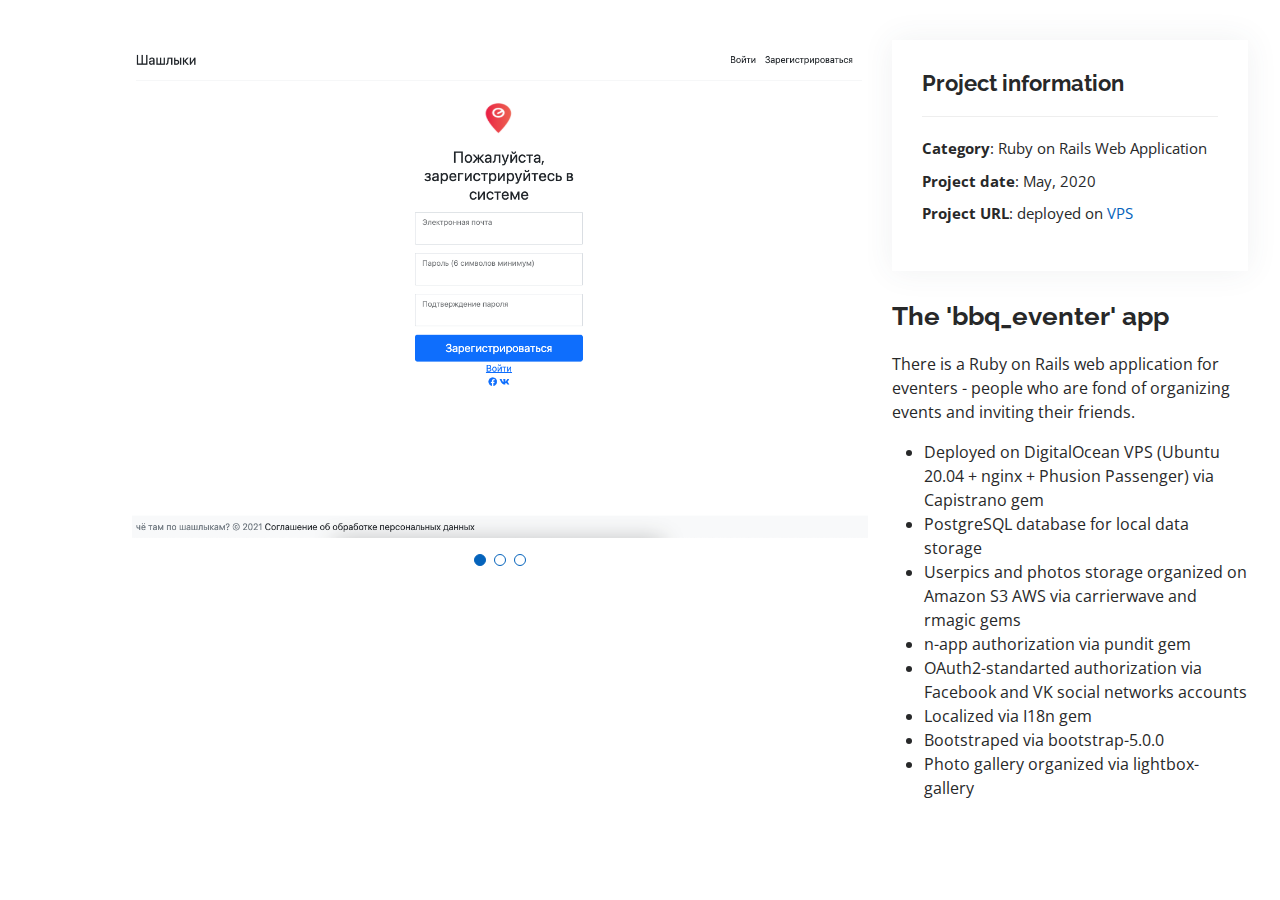
<file: portfolio-details-01.html>
<!DOCTYPE html>
<html lang="en">

<head>
  <meta charset="utf-8">
  <meta content="width=device-width, initial-scale=1.0" name="viewport">

  <title>Portfolio Details - bbq_eventer</title>
  <meta content="" name="description">
  <meta content="" name="keywords">

  <!-- Favicons -->
  <link href="assets/img/favicon.png" rel="icon">
  <link href="assets/img/apple-touch-icon.png" rel="apple-touch-icon">

  <!-- Google Fonts -->
  <link href="https://fonts.googleapis.com/css?family=Open+Sans:300,300i,400,400i,600,600i,700,700i|Raleway:300,300i,400,400i,500,500i,600,600i,700,700i|Poppins:300,300i,400,400i,500,500i,600,600i,700,700i" rel="stylesheet">

  <!-- Vendor CSS Files -->
  <link href="assets/vendor/aos/aos.css" rel="stylesheet">
  <link href="assets/vendor/bootstrap/css/bootstrap.min.css" rel="stylesheet">
  <link href="assets/vendor/bootstrap-icons/bootstrap-icons.css" rel="stylesheet">
  <link href="assets/vendor/boxicons/css/boxicons.min.css" rel="stylesheet">
  <link href="assets/vendor/glightbox/css/glightbox.min.css" rel="stylesheet">
  <link href="assets/vendor/swiper/swiper-bundle.min.css" rel="stylesheet">

  <!-- Template Main CSS File -->
  <link href="assets/css/style.css" rel="stylesheet">
</head>

<body>

  <main id="main">

    <!-- ======= Portfolio Details Section ======= -->
    <section id="portfolio-details" class="portfolio-details">
      <div class="container">

        <div class="row gy-4">

          <div class="col-lg-8">
            <div class="portfolio-details-slider swiper-container">
              <div class="swiper-wrapper align-items-center">

                <div class="swiper-slide">
                  <img src="assets/img/portfolio/portfolio-details-11.jpg" alt="">
                </div>

                <div class="swiper-slide">
                  <img src="assets/img/portfolio/portfolio-details-12.jpg" alt="">
                </div>

                <div class="swiper-slide">
                  <img src="assets/img/portfolio/portfolio-details-13.jpg" alt="">
                </div>
              </div>
              <div class="swiper-pagination"></div>
            </div>
          </div>

          <div class="col-lg-4">
            <div class="portfolio-info">
              <h3>Project information</h3>
              <ul>
                <li><strong>Category</strong>: Ruby on Rails Web Application</li>
                <li><strong>Project date</strong>: May, 2020</li>
                <li><strong>Project URL</strong>: deployed on <a href="https://bbq-eventer.site/">VPS</a></li>
              </ul>
            </div>
            <div class="portfolio-description">
              <h2>The 'bbq_eventer' app</h2>
              <p>
                There is a Ruby on Rails web application for eventers - people who are fond of organizing events 
                and inviting their friends.
              </p>
              <ul>
                <li>Deployed on DigitalOcean VPS (Ubuntu 20.04 + nginx + Phusion Passenger) via Capistrano gem</li>
                <li>PostgreSQL database for local data storage</li>
                <li>Userpics and photos storage organized on Amazon S3 AWS via carrierwave and rmagic gems</li>
                <li>n-app authorization via pundit gem</li>
                <li>OAuth2-standarted authorization via Facebook and VK social networks accounts</li>
                <li>Localized via I18n gem</li>
                <li>Bootstraped via bootstrap-5.0.0</li>
                <li>Photo gallery organized via lightbox-gallery</li>
              </ul>
            </div>
          </div>
        </div>
      </div>
    </section><!-- End Portfolio Details Section -->

  </main><!-- End #main -->

  <div id="preloader"></div>
  <a href="#" class="back-to-top d-flex align-items-center justify-content-center"><i class="bi bi-arrow-up-short"></i></a>

  <!-- Vendor JS Files -->
  <script src="assets/vendor/aos/aos.js"></script>
  <script src="assets/vendor/bootstrap/js/bootstrap.bundle.min.js"></script>
  <script src="assets/vendor/glightbox/js/glightbox.min.js"></script>
  <script src="assets/vendor/isotope-layout/isotope.pkgd.min.js"></script>
  <script src="assets/vendor/php-email-form/validate.js"></script>
  <script src="assets/vendor/purecounter/purecounter.js"></script>
  <script src="assets/vendor/swiper/swiper-bundle.min.js"></script>
  <script src="assets/vendor/typed.js/typed.min.js"></script>
  <script src="assets/vendor/waypoints/noframework.waypoints.js"></script>

  <!-- Template Main JS File -->
  <script src="assets/js/main.js"></script>

</body>

</html>
</file>
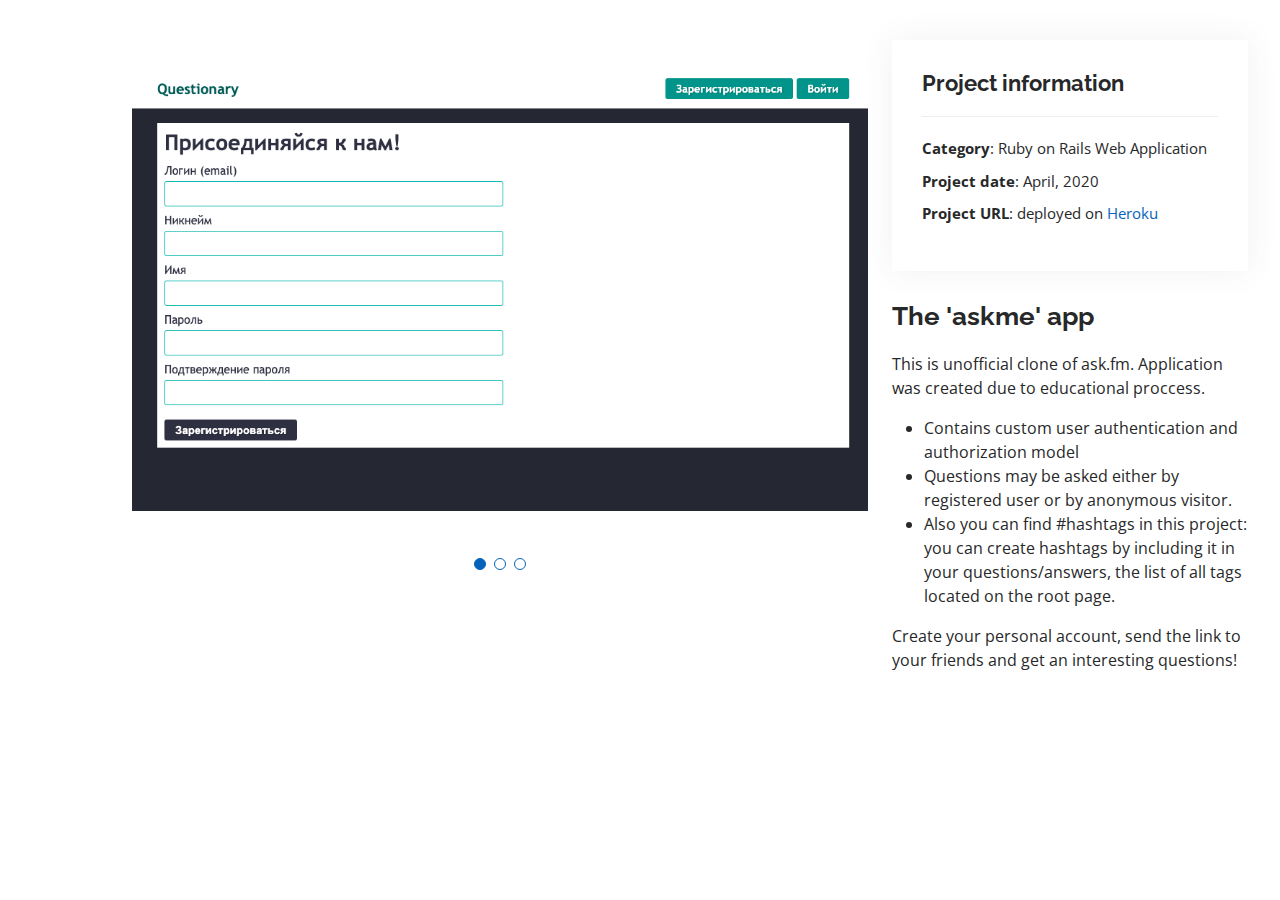
<file: portfolio-details-02.html>
<!DOCTYPE html>
<html lang="en">

<head>
  <meta charset="utf-8">
  <meta content="width=device-width, initial-scale=1.0" name="viewport">

  <title>Portfolio Details - ask.me</title>
  <meta content="" name="description">
  <meta content="" name="keywords">

  <!-- Favicons -->
  <link href="assets/img/favicon.png" rel="icon">
  <link href="assets/img/apple-touch-icon.png" rel="apple-touch-icon">

  <!-- Google Fonts -->
  <link href="https://fonts.googleapis.com/css?family=Open+Sans:300,300i,400,400i,600,600i,700,700i|Raleway:300,300i,400,400i,500,500i,600,600i,700,700i|Poppins:300,300i,400,400i,500,500i,600,600i,700,700i" rel="stylesheet">

  <!-- Vendor CSS Files -->
  <link href="assets/vendor/aos/aos.css" rel="stylesheet">
  <link href="assets/vendor/bootstrap/css/bootstrap.min.css" rel="stylesheet">
  <link href="assets/vendor/bootstrap-icons/bootstrap-icons.css" rel="stylesheet">
  <link href="assets/vendor/boxicons/css/boxicons.min.css" rel="stylesheet">
  <link href="assets/vendor/glightbox/css/glightbox.min.css" rel="stylesheet">
  <link href="assets/vendor/swiper/swiper-bundle.min.css" rel="stylesheet">

  <!-- Template Main CSS File -->
  <link href="assets/css/style.css" rel="stylesheet">
</head>

<body>

  <main id="main">

    <!-- ======= Portfolio Details Section ======= -->
    <section id="portfolio-details" class="portfolio-details">
      <div class="container">

        <div class="row gy-4">

          <div class="col-lg-8">
            <div class="portfolio-details-slider swiper-container">
              <div class="swiper-wrapper align-items-center">

                <div class="swiper-slide">
                  <img src="assets/img/portfolio/portfolio-details-21.jpg" alt="">
                </div>

                <div class="swiper-slide">
                  <img src="assets/img/portfolio/portfolio-details-22.jpg" alt="">
                </div>

                <div class="swiper-slide">
                  <img src="assets/img/portfolio/portfolio-details-23.jpg" alt="">
                </div>
              </div>
              <div class="swiper-pagination"></div>
            </div>
          </div>

          <div class="col-lg-4">
            <div class="portfolio-info">
              <h3>Project information</h3>
              <ul>
                <li><strong>Category</strong>: Ruby on Rails Web Application</li>
                <li><strong>Project date</strong>: April, 2020</li>
                <li><strong>Project URL</strong>: deployed on <a href="https://askme-07290.herokuapp.com/">Heroku</a></li>
              </ul>
            </div>
            <div class="portfolio-description">
              <h2>The 'askme' app</h2>
              <p>This is unofficial clone of ask.fm. Application was created due to educational proccess.</p>
              <ul>
                <li>Contains custom user authentication and authorization model</li>
                <li>Questions may be asked either by registered user or by anonymous visitor.</li>
                <li>
                  Also you can find #hashtags in this project: you can create hashtags by including 
                  it in your questions/answers, the list of all tags located on the root page.
                </li>
              </ul>
              <p>Create your personal account, send the link to your friends and get an interesting questions!</p>
            </div>
          </div>
        </div>
      </div>
    </section><!-- End Portfolio Details Section -->

  </main><!-- End #main -->

  <div id="preloader"></div>
  <a href="#" class="back-to-top d-flex align-items-center justify-content-center"><i class="bi bi-arrow-up-short"></i></a>

  <!-- Vendor JS Files -->
  <script src="assets/vendor/aos/aos.js"></script>
  <script src="assets/vendor/bootstrap/js/bootstrap.bundle.min.js"></script>
  <script src="assets/vendor/glightbox/js/glightbox.min.js"></script>
  <script src="assets/vendor/isotope-layout/isotope.pkgd.min.js"></script>
  <script src="assets/vendor/php-email-form/validate.js"></script>
  <script src="assets/vendor/purecounter/purecounter.js"></script>
  <script src="assets/vendor/swiper/swiper-bundle.min.js"></script>
  <script src="assets/vendor/typed.js/typed.min.js"></script>
  <script src="assets/vendor/waypoints/noframework.waypoints.js"></script>

  <!-- Template Main JS File -->
  <script src="assets/js/main.js"></script>

</body>

</html>
</file>
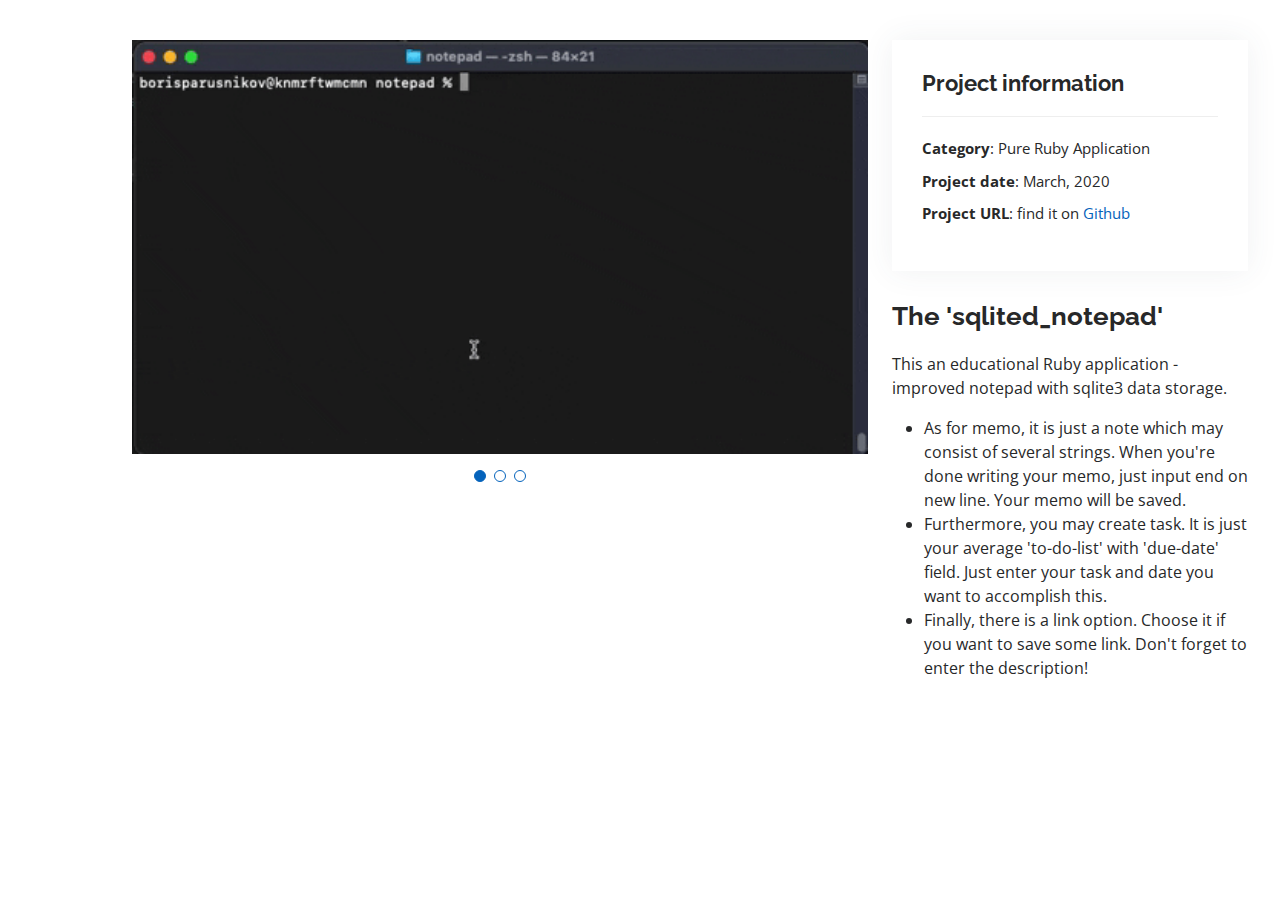
<file: portfolio-details-03.html>
<!DOCTYPE html>
<html lang="en">

<head>
  <meta charset="utf-8">
  <meta content="width=device-width, initial-scale=1.0" name="viewport">

  <title>Portfolio Details - sqlited_notepad</title>
  <meta content="" name="description">
  <meta content="" name="keywords">

  <!-- Favicons -->
  <link href="assets/img/favicon.png" rel="icon">
  <link href="assets/img/apple-touch-icon.png" rel="apple-touch-icon">

  <!-- Google Fonts -->
  <link href="https://fonts.googleapis.com/css?family=Open+Sans:300,300i,400,400i,600,600i,700,700i|Raleway:300,300i,400,400i,500,500i,600,600i,700,700i|Poppins:300,300i,400,400i,500,500i,600,600i,700,700i" rel="stylesheet">

  <!-- Vendor CSS Files -->
  <link href="assets/vendor/aos/aos.css" rel="stylesheet">
  <link href="assets/vendor/bootstrap/css/bootstrap.min.css" rel="stylesheet">
  <link href="assets/vendor/bootstrap-icons/bootstrap-icons.css" rel="stylesheet">
  <link href="assets/vendor/boxicons/css/boxicons.min.css" rel="stylesheet">
  <link href="assets/vendor/glightbox/css/glightbox.min.css" rel="stylesheet">
  <link href="assets/vendor/swiper/swiper-bundle.min.css" rel="stylesheet">

  <!-- Template Main CSS File -->
  <link href="assets/css/style.css" rel="stylesheet">
</head>

<body>

  <main id="main">

    <!-- ======= Portfolio Details Section ======= -->
    <section id="portfolio-details" class="portfolio-details">
      <div class="container">

        <div class="row gy-4">

          <div class="col-lg-8">
            <div class="portfolio-details-slider swiper-container">
              <div class="swiper-wrapper align-items-center">

                <div class="swiper-slide">
                  <img src="assets/img/portfolio/portfolio-details-31.gif" alt="">
                </div>

                <div class="swiper-slide">
                  <img src="assets/img/portfolio/portfolio-details-32.gif" alt="">
                </div>

                <div class="swiper-slide">
                  <img src="assets/img/portfolio/portfolio-details-33.gif" alt="">
                </div>
              </div>
              <div class="swiper-pagination"></div>
            </div>
          </div>

          <div class="col-lg-4">
            <div class="portfolio-info">
              <h3>Project information</h3>
              <ul>
                <li><strong>Category</strong>: Pure Ruby Application</li>
                <li><strong>Project date</strong>: March, 2020</li>
                <li><strong>Project URL</strong>: find it on <a href="https://github.com/knmrftw/notepad">Github</a></li>
              </ul>
            </div>
            <div class="portfolio-description">
              <h2>The 'sqlited_notepad'</h2>
              <p>This an educational Ruby application - improved notepad with sqlite3 data storage.</p>
              <ul>
                <li>
                  As for memo, it is just a note which may consist of several strings. 
                  When you're done writing your memo, just input end on new line. Your memo will be saved.
                </li>
                <li>
                  Furthermore, you may create task. It is just your average 'to-do-list' with 'due-date' field. 
                  Just enter your task and date you want to accomplish this.
                </li>
                <li>Finally, there is a link option. Choose it if you want to save some link. Don't forget to enter the description!</li>
              </ul>
            </div>
          </div>
        </div>
      </div>
    </section><!-- End Portfolio Details Section -->

  </main><!-- End #main -->

  <div id="preloader"></div>
  <a href="#" class="back-to-top d-flex align-items-center justify-content-center"><i class="bi bi-arrow-up-short"></i></a>

  <!-- Vendor JS Files -->
  <script src="assets/vendor/aos/aos.js"></script>
  <script src="assets/vendor/bootstrap/js/bootstrap.bundle.min.js"></script>
  <script src="assets/vendor/glightbox/js/glightbox.min.js"></script>
  <script src="assets/vendor/isotope-layout/isotope.pkgd.min.js"></script>
  <script src="assets/vendor/php-email-form/validate.js"></script>
  <script src="assets/vendor/purecounter/purecounter.js"></script>
  <script src="assets/vendor/swiper/swiper-bundle.min.js"></script>
  <script src="assets/vendor/typed.js/typed.min.js"></script>
  <script src="assets/vendor/waypoints/noframework.waypoints.js"></script>

  <!-- Template Main JS File -->
  <script src="assets/js/main.js"></script>

</body>

</html>
</file>
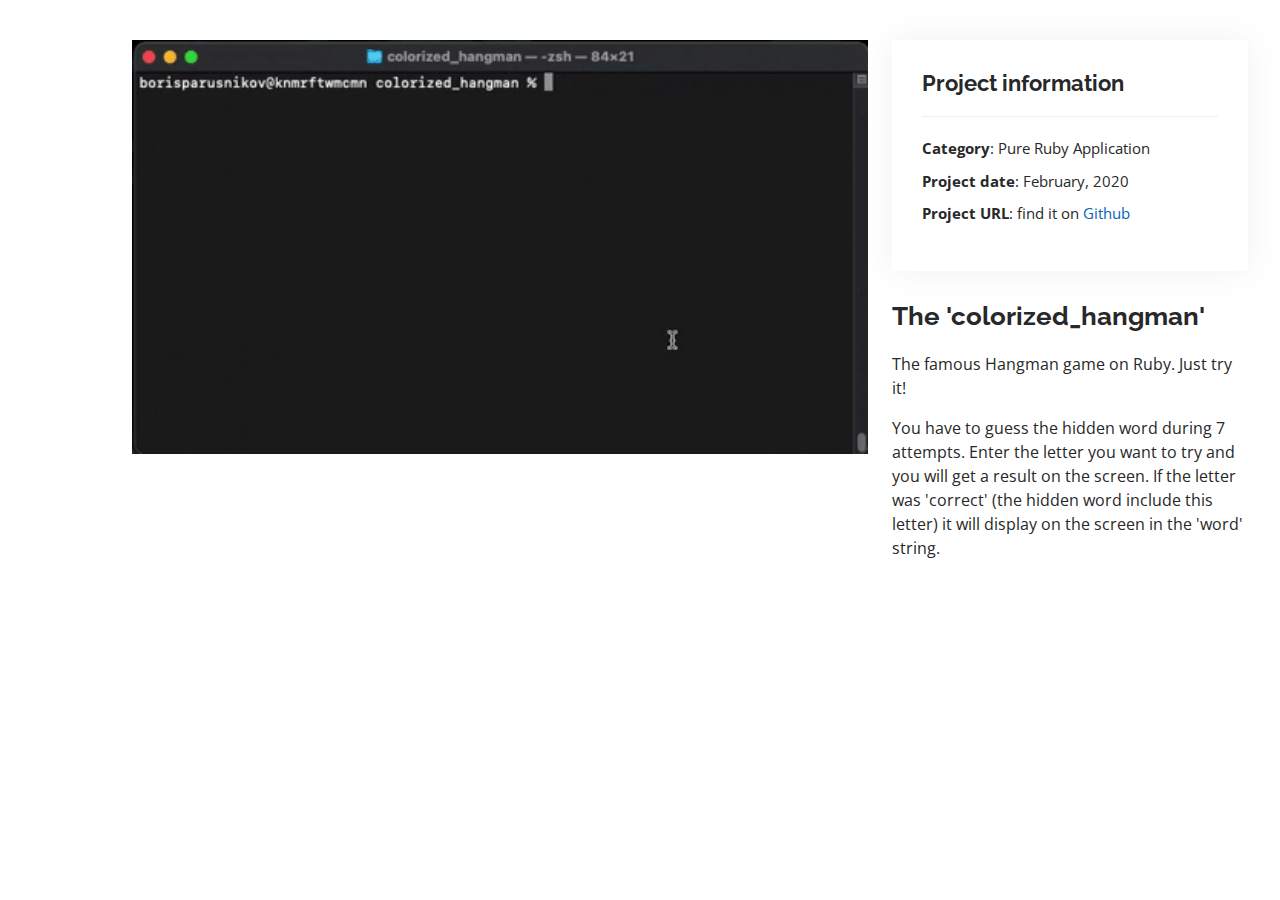
<file: portfolio-details-04.html>
<!DOCTYPE html>
<html lang="en">

<head>
  <meta charset="utf-8">
  <meta content="width=device-width, initial-scale=1.0" name="viewport">

  <title>Portfolio Details - colorized_hangman</title>
  <meta content="" name="description">
  <meta content="" name="keywords">

  <!-- Favicons -->
  <link href="assets/img/favicon.png" rel="icon">
  <link href="assets/img/apple-touch-icon.png" rel="apple-touch-icon">

  <!-- Google Fonts -->
  <link href="https://fonts.googleapis.com/css?family=Open+Sans:300,300i,400,400i,600,600i,700,700i|Raleway:300,300i,400,400i,500,500i,600,600i,700,700i|Poppins:300,300i,400,400i,500,500i,600,600i,700,700i" rel="stylesheet">

  <!-- Vendor CSS Files -->
  <link href="assets/vendor/aos/aos.css" rel="stylesheet">
  <link href="assets/vendor/bootstrap/css/bootstrap.min.css" rel="stylesheet">
  <link href="assets/vendor/bootstrap-icons/bootstrap-icons.css" rel="stylesheet">
  <link href="assets/vendor/boxicons/css/boxicons.min.css" rel="stylesheet">
  <link href="assets/vendor/glightbox/css/glightbox.min.css" rel="stylesheet">
  <link href="assets/vendor/swiper/swiper-bundle.min.css" rel="stylesheet">

  <!-- Template Main CSS File -->
  <link href="assets/css/style.css" rel="stylesheet">
</head>

<body>

  <main id="main">

    <!-- ======= Portfolio Details Section ======= -->
    <section id="portfolio-details" class="portfolio-details">
      <div class="container">

        <div class="row gy-4">

          <div class="col-lg-8">
            <div class="portfolio-details-slider swiper-container">
              <div class="swiper-wrapper align-items-center">
                <div class="swiper-slide">
                  <img src="assets/img/portfolio/portfolio-details-4.gif" alt="">
                </div>
              </div>
            </div>
          </div>

          <div class="col-lg-4">
            <div class="portfolio-info">
              <h3>Project information</h3>
              <ul>
                <li><strong>Category</strong>: Pure Ruby Application</li>
                <li><strong>Project date</strong>: February, 2020</li>
                <li><strong>Project URL</strong>: find it on <a href="https://github.com/knmrftw/hangman">Github</a></li>
              </ul>
            </div>
            <div class="portfolio-description">
              <h2>The 'colorized_hangman'</h2>
              <p>The famous Hangman game on Ruby. Just try it!</p>
              <p>
                You have to guess the hidden word during 7 attempts. Enter the letter you want to try and you will 
                get a result on the screen. If the letter was 'correct' (the hidden word include this letter) 
                it will display on the screen in the 'word' string.
              </p>
            </div>
          </div>
        </div>
      </div>
    </section><!-- End Portfolio Details Section -->

  </main><!-- End #main -->

  <div id="preloader"></div>
  <a href="#" class="back-to-top d-flex align-items-center justify-content-center"><i class="bi bi-arrow-up-short"></i></a>

  <!-- Vendor JS Files -->
  <script src="assets/vendor/aos/aos.js"></script>
  <script src="assets/vendor/bootstrap/js/bootstrap.bundle.min.js"></script>
  <script src="assets/vendor/glightbox/js/glightbox.min.js"></script>
  <script src="assets/vendor/isotope-layout/isotope.pkgd.min.js"></script>
  <script src="assets/vendor/php-email-form/validate.js"></script>
  <script src="assets/vendor/purecounter/purecounter.js"></script>
  <script src="assets/vendor/swiper/swiper-bundle.min.js"></script>
  <script src="assets/vendor/typed.js/typed.min.js"></script>
  <script src="assets/vendor/waypoints/noframework.waypoints.js"></script>

  <!-- Template Main JS File -->
  <script src="assets/js/main.js"></script>

</body>

</html>
</file>
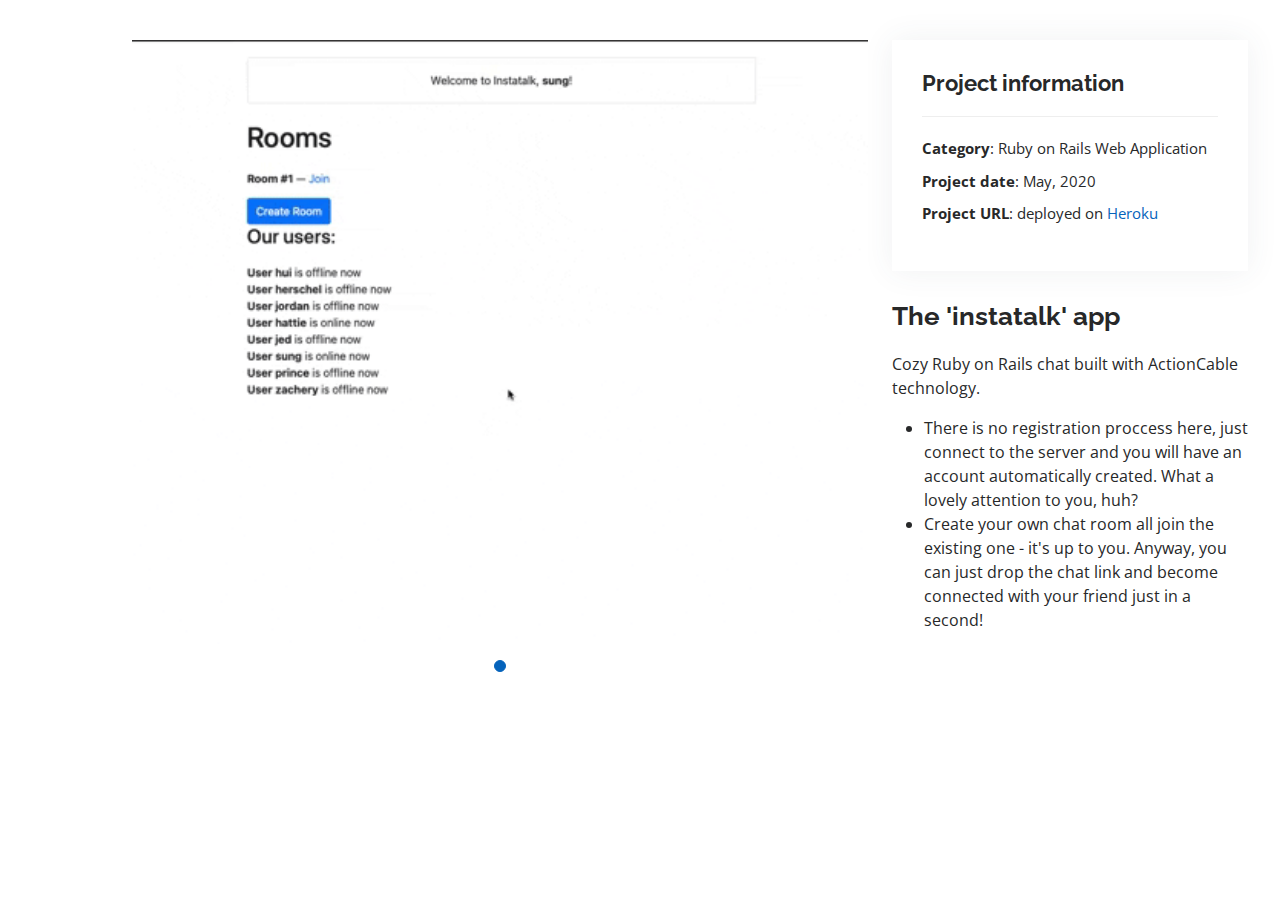
<file: portfolio-details-05.html>
<!DOCTYPE html>
<html lang="en">

<head>
  <meta charset="utf-8">
  <meta content="width=device-width, initial-scale=1.0" name="viewport">

  <title>Portfolio Details - instatalk</title>
  <meta content="" name="description">
  <meta content="" name="keywords">

  <!-- Favicons -->
  <link href="assets/img/favicon.png" rel="icon">
  <link href="assets/img/apple-touch-icon.png" rel="apple-touch-icon">

  <!-- Google Fonts -->
  <link href="https://fonts.googleapis.com/css?family=Open+Sans:300,300i,400,400i,600,600i,700,700i|Raleway:300,300i,400,400i,500,500i,600,600i,700,700i|Poppins:300,300i,400,400i,500,500i,600,600i,700,700i" rel="stylesheet">

  <!-- Vendor CSS Files -->
  <link href="assets/vendor/aos/aos.css" rel="stylesheet">
  <link href="assets/vendor/bootstrap/css/bootstrap.min.css" rel="stylesheet">
  <link href="assets/vendor/bootstrap-icons/bootstrap-icons.css" rel="stylesheet">
  <link href="assets/vendor/boxicons/css/boxicons.min.css" rel="stylesheet">
  <link href="assets/vendor/glightbox/css/glightbox.min.css" rel="stylesheet">
  <link href="assets/vendor/swiper/swiper-bundle.min.css" rel="stylesheet">

  <!-- Template Main CSS File -->
  <link href="assets/css/style.css" rel="stylesheet">
</head>

<body>

  <main id="main">

    <!-- ======= Portfolio Details Section ======= -->
    <section id="portfolio-details" class="portfolio-details">
      <div class="container">

        <div class="row gy-4">

          <div class="col-lg-8">
            <div class="portfolio-details-slider swiper-container">
              <div class="swiper-wrapper align-items-center">

                <div class="swiper-slide">
                  <img src="assets/img/portfolio/portfolio-details-5.gif" alt="">
                </div>

              </div>
              <div class="swiper-pagination"></div>
            </div>
          </div>

          <div class="col-lg-4">
            <div class="portfolio-info">
              <h3>Project information</h3>
              <ul>
                <li><strong>Category</strong>: Ruby on Rails Web Application</li>
                <li><strong>Project date</strong>: May, 2020</li>
                <li><strong>Project URL</strong>: deployed on <a href="https://instatalk-07290.herokuapp.com/">Heroku</a></li>
              </ul>
            </div>
            <div class="portfolio-description">
              <h2>The 'instatalk' app</h2>
              <p>Cozy Ruby on Rails chat built with ActionCable technology.</p>
              <ul>
                <li>
                  There is no registration proccess here, just connect to the server and you will have an account 
                  automatically created. What a lovely attention to you, huh?
                </li>
                <li>
                  Create your own chat room all join the existing one - it's up to you. 
                  Anyway, you can just drop the chat link and become connected with your friend just in a second!
                </li>
              </ul>
            </div>
          </div>
        </div>
      </div>
    </section><!-- End Portfolio Details Section -->

  </main><!-- End #main -->

  <div id="preloader"></div>
  <a href="#" class="back-to-top d-flex align-items-center justify-content-center"><i class="bi bi-arrow-up-short"></i></a>

  <!-- Vendor JS Files -->
  <script src="assets/vendor/aos/aos.js"></script>
  <script src="assets/vendor/bootstrap/js/bootstrap.bundle.min.js"></script>
  <script src="assets/vendor/glightbox/js/glightbox.min.js"></script>
  <script src="assets/vendor/isotope-layout/isotope.pkgd.min.js"></script>
  <script src="assets/vendor/php-email-form/validate.js"></script>
  <script src="assets/vendor/purecounter/purecounter.js"></script>
  <script src="assets/vendor/swiper/swiper-bundle.min.js"></script>
  <script src="assets/vendor/typed.js/typed.min.js"></script>
  <script src="assets/vendor/waypoints/noframework.waypoints.js"></script>

  <!-- Template Main JS File -->
  <script src="assets/js/main.js"></script>

</body>

</html>
</file>
<file: assets/css/style.css>
/*--------------------------------------------------------------
# General
--------------------------------------------------------------*/
body {
  font-family: "Open Sans", sans-serif;
  color: #272829;
}

a {
  color: #0563bb;
  text-decoration: none;
}

a:hover {
  color: #067ded;
  text-decoration: none;
}

h1, h2, h3, h4, h5, h6 {
  font-family: "Raleway", sans-serif;
}

/*--------------------------------------------------------------
# Back to top button
--------------------------------------------------------------*/
.back-to-top {
  position: fixed;
  visibility: hidden;
  opacity: 0;
  right: 15px;
  bottom: 15px;
  z-index: 996;
  background: #0563bb;
  width: 40px;
  height: 40px;
  border-radius: 50px;
  transition: all 0.4s;
}

.back-to-top i {
  font-size: 28px;
  color: #fff;
  line-height: 0;
}

.back-to-top:hover {
  background: #0678e3;
  color: #fff;
}

.back-to-top.active {
  visibility: visible;
  opacity: 1;
}

/*--------------------------------------------------------------
# Preloader
--------------------------------------------------------------*/
#preloader {
  position: fixed;
  top: 0;
  left: 0;
  right: 0;
  bottom: 0;
  z-index: 9999;
  overflow: hidden;
  background: #fff;
}

#preloader:before {
  content: "";
  position: fixed;
  top: calc(50% - 30px);
  left: calc(50% - 30px);
  border: 6px solid #0563bb;
  border-top-color: #fff;
  border-bottom-color: #fff;
  border-radius: 50%;
  width: 60px;
  height: 60px;
  -webkit-animation: animate-preloader 1s linear infinite;
  animation: animate-preloader 1s linear infinite;
}

@-webkit-keyframes animate-preloader {
  0% {
    transform: rotate(0deg);
  }
  100% {
    transform: rotate(360deg);
  }
}

@keyframes animate-preloader {
  0% {
    transform: rotate(0deg);
  }
  100% {
    transform: rotate(360deg);
  }
}

/*--------------------------------------------------------------
# Disable aos animation delay on mobile devices
--------------------------------------------------------------*/
@media screen and (max-width: 768px) {
  [data-aos-delay] {
    transition-delay: 0 !important;
  }
}

/*--------------------------------------------------------------
# Header
--------------------------------------------------------------*/
#header {
  position: fixed;
  top: 0;
  left: 0;
  bottom: 0;
  z-index: 9997;
  transition: all 0.5s;
  padding: 15px;
  overflow-y: auto;
}

@media (max-width: 992px) {
  #header {
    width: 300px;
    background: #fff;
    border-right: 1px solid #e6e9ec;
    left: -300px;
  }
}

@media (min-width: 992px) {
  #main {
    margin-left: 100px;
  }
}

/*--------------------------------------------------------------
# Navigation Menu
--------------------------------------------------------------*/
/**
* Desktop Navigation 
*/
.nav-menu {
  padding: 0;
  display: block;
}

.nav-menu * {
  margin: 0;
  padding: 0;
  list-style: none;
}

.nav-menu > ul > li {
  position: relative;
  white-space: nowrap;
}

.nav-menu a, .nav-menu a:focus {
  display: flex;
  align-items: center;
  color: #45505b;
  padding: 10px 18px;
  margin-bottom: 8px;
  transition: 0.3s;
  font-size: 15px;
  border-radius: 50px;
  background: #f2f3f5;
  height: 56px;
  width: 100%;
  overflow: hidden;
  transition: 0.3s;
}

.nav-menu a i, .nav-menu a:focus i {
  font-size: 20px;
}

.nav-menu a span, .nav-menu a:focus span {
  padding: 0 5px 0 7px;
  color: #45505b;
}

@media (min-width: 992px) {
  .nav-menu a, .nav-menu a:focus {
    width: 56px;
  }
  .nav-menu a span, .nav-menu a:focus span {
    display: none;
    color: #fff;
  }
}

.nav-menu a:hover, .nav-menu .active, .nav-menu .active:focus, .nav-menu li:hover > a {
  color: #fff;
  background: #0563bb;
}

.nav-menu a:hover span, .nav-menu .active span, .nav-menu .active:focus span, .nav-menu li:hover > a span {
  color: #fff;
}

.nav-menu a:hover, .nav-menu li:hover > a {
  width: 100%;
  color: #fff;
}

.nav-menu a:hover span, .nav-menu li:hover > a span {
  display: block;
}

/**
* Mobile Navigation 
*/
.mobile-nav-toggle {
  position: fixed;
  right: 10px;
  top: 10px;
  z-index: 9998;
  border: 0;
  background: none;
  font-size: 28px;
  transition: all 0.4s;
  outline: none !important;
  line-height: 0;
  cursor: pointer;
  border-radius: 50px;
  padding: 5px;
}

.mobile-nav-toggle i {
  color: #45505b;
}

.mobile-nav-active {
  overflow: hidden;
}

.mobile-nav-active #header {
  left: 0;
}

.mobile-nav-active .mobile-nav-toggle {
  color: #fff;
  background-color: #0563bb;
}

/*--------------------------------------------------------------
# Hero Section
--------------------------------------------------------------*/
#hero {
  width: 100%;
  height: 100vh;
  background: url("../img/hero-bg.jpg") top right no-repeat;
  background-size: cover;
  position: relative;
}

@media (min-width: 992px) {
  #hero {
    padding-left: 160px;
  }
}

#hero:before {
  content: "";
  background: rgba(255, 255, 255, 0.8);
  position: absolute;
  bottom: 0;
  top: 0;
  left: 0;
  right: 0;
}

#hero h1 {
  margin: 0;
  font-size: 64px;
  font-weight: 700;
  line-height: 56px;
  color: #45505b;
}

#hero p {
  color: #45505b;
  margin: 15px 0 0 0;
  font-size: 26px;
  font-family: "Poppins", sans-serif;
}

#hero p span {
  color: #0563bb;
  letter-spacing: 1px;
}

#hero .social-links {
  margin-top: 30px;
}

#hero .social-links a {
  font-size: 24px;
  display: inline-block;
  color: #45505b;
  line-height: 1;
  margin-right: 20px;
  transition: 0.3s;
}

#hero .social-links a:hover {
  color: #0563bb;
}

@media (max-width: 992px) {
  #hero {
    text-align: center;
  }
  #hero h1 {
    font-size: 32px;
    line-height: 36px;
  }
  #hero p {
    margin-top: 10px;
    font-size: 20px;
    line-height: 24px;
  }
}

/*--------------------------------------------------------------
# Sections General
--------------------------------------------------------------*/
section {
  padding: 60px 0;
  overflow: hidden;
}

.section-title {
  text-align: center;
  padding-bottom: 30px;
}

.section-title h2 {
  font-size: 32px;
  font-weight: bold;
  text-transform: uppercase;
  margin-bottom: 20px;
  padding-bottom: 20px;
  position: relative;
  color: #45505b;
}

.section-title h2::before {
  content: '';
  position: absolute;
  display: block;
  width: 120px;
  height: 1px;
  background: #ddd;
  bottom: 1px;
  left: calc(50% - 60px);
}

.section-title h2::after {
  content: '';
  position: absolute;
  display: block;
  width: 40px;
  height: 3px;
  background: #0563bb;
  bottom: 0;
  left: calc(50% - 20px);
}

.section-title p {
  margin-bottom: 0;
}

/*--------------------------------------------------------------
# About
--------------------------------------------------------------*/
.about .content h3 {
  font-weight: 700;
  font-size: 26px;
  color: #728394;
}

.about .content ul {
  list-style: none;
  padding: 0;
}

.about .content ul li {
  margin-bottom: 20px;
  display: flex;
  align-items: center;
}

.about .content ul strong {
  margin-right: 10px;
}

.about .content ul i {
  font-size: 16px;
  margin-right: 5px;
  color: #0563bb;
  line-height: 0;
}

.about .content p:last-child {
  margin-bottom: 0;
}

/*--------------------------------------------------------------
# Facts
--------------------------------------------------------------*/
.facts .count-box {
  padding: 30px 30px 25px 30px;
  margin-top: 30px;
  width: 100%;
  position: relative;
  text-align: center;
  background: #fff;
}

.facts .count-box i {
  position: absolute;
  top: -25px;
  left: 50%;
  transform: translateX(-50%);
  font-size: 24px;
  background: #0563bb;
  color: #fff;
  border-radius: 50px;
  display: inline-flex;
  align-items: center;
  justify-content: center;
  width: 48px;
  height: 48px;
}

.facts .count-box span {
  font-size: 36px;
  display: block;
  font-weight: 600;
  color: #011426;
}

.facts .count-box p {
  padding: 0;
  margin: 0;
  font-family: "Raleway", sans-serif;
  font-size: 14px;
}

/*--------------------------------------------------------------
# Akills
--------------------------------------------------------------*/
.skills .progress {
  height: 60px;
  display: block;
  background: none;
  border-radius: 0;
}

.skills .progress .skill {
  padding: 10px 0;
  margin: 0;
  text-transform: uppercase;
  display: block;
  font-weight: 600;
  font-family: "Poppins", sans-serif;
  color: #45505b;
}

.skills .progress .skill .val {
  float: right;
  font-style: normal;
}

.skills .progress-bar-wrap {
  background: #f2f3f5;
}

.skills .progress-bar {
  width: 1px;
  height: 10px;
  transition: .9s;
  background-color: #0563bb;
}

/*--------------------------------------------------------------
# Resume
--------------------------------------------------------------*/
.resume .resume-title {
  font-size: 26px;
  font-weight: 700;
  margin-top: 20px;
  margin-bottom: 20px;
  color: #45505b;
}

.resume .resume-item {
  padding: 0 0 20px 20px;
  margin-top: -2px;
  border-left: 2px solid #0563bb;
  position: relative;
}

.resume .resume-item h4 {
  line-height: 18px;
  font-size: 18px;
  font-weight: 600;
  text-transform: uppercase;
  font-family: "Poppins", sans-serif;
  color: #0563bb;
  margin-bottom: 10px;
}

.resume .resume-item h5 {
  font-size: 16px;
  background: #f7f8f9;
  padding: 5px 15px;
  display: inline-block;
  font-weight: 600;
  margin-bottom: 10px;
}

.resume .resume-item ul {
  padding-left: 20px;
}

.resume .resume-item ul li {
  padding-bottom: 10px;
}

.resume .resume-item:last-child {
  padding-bottom: 0;
}

.resume .resume-item::before {
  content: "";
  position: absolute;
  width: 16px;
  height: 16px;
  border-radius: 50px;
  left: -9px;
  top: 0;
  background: #fff;
  border: 2px solid #0563bb;
}

/*--------------------------------------------------------------
# Portfolio
--------------------------------------------------------------*/
.portfolio .portfolio-item {
  margin-bottom: 30px;
}

.portfolio #portfolio-flters {
  padding: 0;
  margin: 0 auto 25px auto;
  list-style: none;
  text-align: center;
  background: #fff;
  border-radius: 50px;
  padding: 2px 15px;
}

.portfolio #portfolio-flters li {
  cursor: pointer;
  display: inline-block;
  padding: 10px 15px;
  font-size: 14px;
  font-weight: 600;
  line-height: 1;
  text-transform: uppercase;
  color: #272829;
  margin-bottom: 5px;
  transition: all 0.3s ease-in-out;
}

.portfolio #portfolio-flters li:hover, .portfolio #portfolio-flters li.filter-active {
  color: #0563bb;
}

.portfolio #portfolio-flters li:last-child {
  margin-right: 0;
}

.portfolio .portfolio-wrap {
  transition: 0.3s;
  position: relative;
  overflow: hidden;
  z-index: 1;
  background: rgba(69, 80, 91, 0.8);
}

.portfolio .portfolio-wrap::before {
  content: "";
  background: rgba(255, 255, 255, 0.7);
  position: absolute;
  left: 30px;
  right: 30px;
  top: 30px;
  bottom: 30px;
  transition: all ease-in-out 0.3s;
  z-index: 2;
  opacity: 0;
}

.portfolio .portfolio-wrap .portfolio-info {
  opacity: 0;
  position: absolute;
  top: 0;
  left: 0;
  right: 0;
  bottom: 0;
  text-align: center;
  z-index: 3;
  transition: all ease-in-out 0.3s;
  display: flex;
  flex-direction: column;
  justify-content: center;
  align-items: center;
}

.portfolio .portfolio-wrap .portfolio-info::before {
  display: block;
  content: "";
  width: 48px;
  height: 48px;
  position: absolute;
  top: 35px;
  left: 35px;
  border-top: 3px solid #d7dce1;
  border-left: 3px solid #d7dce1;
  transition: all 0.5s ease 0s;
  z-index: 9994;
}

.portfolio .portfolio-wrap .portfolio-info::after {
  display: block;
  content: "";
  width: 48px;
  height: 48px;
  position: absolute;
  bottom: 35px;
  right: 35px;
  border-bottom: 3px solid #d7dce1;
  border-right: 3px solid #d7dce1;
  transition: all 0.5s ease 0s;
  z-index: 9994;
}

.portfolio .portfolio-wrap .portfolio-info h4 {
  font-size: 20px;
  color: #45505b;
  font-weight: 600;
}

.portfolio .portfolio-wrap .portfolio-info p {
  color: #45505b;
  font-size: 14px;
  text-transform: uppercase;
  padding: 0;
  margin: 0;
}

.portfolio .portfolio-wrap .portfolio-links {
  text-align: center;
  z-index: 4;
}

.portfolio .portfolio-wrap .portfolio-links a {
  color: #45505b;
  margin: 0 2px;
  font-size: 28px;
  display: inline-block;
  transition: 0.3s;
}

.portfolio .portfolio-wrap .portfolio-links a:hover {
  color: #148af9;
}

.portfolio .portfolio-wrap:hover::before {
  top: 0;
  left: 0;
  right: 0;
  bottom: 0;
  opacity: 1;
}

.portfolio .portfolio-wrap:hover .portfolio-info {
  opacity: 1;
}

.portfolio .portfolio-wrap:hover .portfolio-info::before {
  top: 15px;
  left: 15px;
}

.portfolio .portfolio-wrap:hover .portfolio-info::after {
  bottom: 15px;
  right: 15px;
}

/*--------------------------------------------------------------
# Portfolio Details
--------------------------------------------------------------*/
.portfolio-details {
  padding-top: 40px;
}

.portfolio-details .portfolio-details-slider img {
  width: 100%;
}

.portfolio-details .portfolio-details-slider .swiper-pagination {
  margin-top: 20px;
  position: relative;
}

.portfolio-details .portfolio-details-slider .swiper-pagination .swiper-pagination-bullet {
  width: 12px;
  height: 12px;
  background-color: #fff;
  opacity: 1;
  border: 1px solid #0563bb;
}

.portfolio-details .portfolio-details-slider .swiper-pagination .swiper-pagination-bullet-active {
  background-color: #0563bb;
}

.portfolio-details .portfolio-info {
  padding: 30px;
  box-shadow: 0px 0 30px rgba(69, 80, 91, 0.08);
}

.portfolio-details .portfolio-info h3 {
  font-size: 22px;
  font-weight: 700;
  margin-bottom: 20px;
  padding-bottom: 20px;
  border-bottom: 1px solid #eee;
}

.portfolio-details .portfolio-info ul {
  list-style: none;
  padding: 0;
  font-size: 15px;
}

.portfolio-details .portfolio-info ul li + li {
  margin-top: 10px;
}

.portfolio-details .portfolio-description {
  padding-top: 30px;
}

.portfolio-details .portfolio-description h2 {
  font-size: 26px;
  font-weight: 700;
  margin-bottom: 20px;
}

.portfolio-details .portfolio-description p {
  padding: 0;
}

/*--------------------------------------------------------------
# Services
--------------------------------------------------------------*/
.services .icon-box {
  text-align: center;
  padding: 70px 20px 80px 20px;
  transition: all ease-in-out 0.3s;
  background: #fff;
  box-shadow: 0px 5px 90px 0px rgba(110, 123, 131, 0.05);
}

.services .icon-box .icon {
  margin: 0 auto;
  width: 100px;
  height: 100px;
  display: flex;
  align-items: center;
  justify-content: center;
  transition: ease-in-out 0.3s;
  position: relative;
}

.services .icon-box .icon i {
  font-size: 36px;
  transition: 0.5s;
  position: relative;
}

.services .icon-box .icon svg {
  position: absolute;
  top: 0;
  left: 0;
}

.services .icon-box .icon svg path {
  transition: 0.5s;
  fill: #f5f5f5;
}

.services .icon-box h4 {
  font-weight: 600;
  margin: 10px 0 15px 0;
  font-size: 22px;
}

.services .icon-box h4 a {
  color: #45505b;
  transition: ease-in-out 0.3s;
}

.services .icon-box p {
  line-height: 24px;
  font-size: 14px;
  margin-bottom: 0;
}

.services .icon-box:hover {
  border-color: #fff;
  box-shadow: 0px 0 35px 0 rgba(0, 0, 0, 0.08);
}

.services .iconbox-blue i {
  color: #47aeff;
}

.services .iconbox-blue:hover .icon i {
  color: #fff;
}

.services .iconbox-blue:hover .icon path {
  fill: #47aeff;
}

.services .iconbox-orange i {
  color: #ffa76e;
}

.services .iconbox-orange:hover .icon i {
  color: #fff;
}

.services .iconbox-orange:hover .icon path {
  fill: #ffa76e;
}

.services .iconbox-pink i {
  color: #e80368;
}

.services .iconbox-pink:hover .icon i {
  color: #fff;
}

.services .iconbox-pink:hover .icon path {
  fill: #e80368;
}

.services .iconbox-yellow i {
  color: #ffbb2c;
}

.services .iconbox-yellow:hover .icon i {
  color: #fff;
}

.services .iconbox-yellow:hover .icon path {
  fill: #ffbb2c;
}

.services .iconbox-red i {
  color: #ff5828;
}

.services .iconbox-red:hover .icon i {
  color: #fff;
}

.services .iconbox-red:hover .icon path {
  fill: #ff5828;
}

.services .iconbox-teal i {
  color: #11dbcf;
}

.services .iconbox-teal:hover .icon i {
  color: #fff;
}

.services .iconbox-teal:hover .icon path {
  fill: #11dbcf;
}

/*--------------------------------------------------------------
# Testimonials
--------------------------------------------------------------*/
.testimonials .section-header {
  margin-bottom: 40px;
}

.testimonials .testimonial-item {
  text-align: center;
}

.testimonials .testimonial-item .testimonial-img {
  width: 120px;
  border-radius: 50%;
  border: 4px solid #fff;
  margin: 0 auto;
}

.testimonials .testimonial-item h3 {
  font-size: 20px;
  font-weight: bold;
  margin: 10px 0 5px 0;
  color: #111;
}

.testimonials .testimonial-item h4 {
  font-size: 14px;
  color: #999;
  margin: 0 0 15px 0;
}

.testimonials .testimonial-item .quote-icon-left, .testimonials .testimonial-item .quote-icon-right {
  color: #90c8fc;
  font-size: 26px;
}

.testimonials .testimonial-item .quote-icon-left {
  display: inline-block;
  left: -5px;
  position: relative;
}

.testimonials .testimonial-item .quote-icon-right {
  display: inline-block;
  right: -5px;
  position: relative;
  top: 10px;
}

.testimonials .testimonial-item p {
  font-style: italic;
  margin: 0 auto 15px auto;
}

.testimonials .swiper-pagination {
  margin-top: 20px;
  position: relative;
}

.testimonials .swiper-pagination .swiper-pagination-bullet {
  width: 12px;
  height: 12px;
  background-color: #fff;
  opacity: 1;
  border: 1px solid #0563bb;
}

.testimonials .swiper-pagination .swiper-pagination-bullet-active {
  background-color: #0563bb;
}

@media (min-width: 992px) {
  .testimonials .testimonial-item p {
    width: 80%;
  }
}

/*--------------------------------------------------------------
# Contact
--------------------------------------------------------------*/
.contact .info {
  width: 100%;
  background: #fff;
}

.contact .info i {
  font-size: 20px;
  color: #0563bb;
  float: left;
  width: 44px;
  height: 44px;
  background: #eef7ff;
  display: flex;
  justify-content: center;
  align-items: center;
  border-radius: 50px;
  transition: all 0.3s ease-in-out;
}

.contact .info h4 {
  padding: 0 0 0 60px;
  font-size: 22px;
  font-weight: 600;
  margin-bottom: 5px;
  color: #45505b;
}

.contact .info p {
  padding: 0 0 0 60px;
  margin-bottom: 0;
  font-size: 14px;
  color: #728394;
}

.contact .info .email, .contact .info .phone {
  margin-top: 40px;
}

.contact .info .email:hover i, .contact .info .address:hover i, .contact .info .phone:hover i {
  background: #0563bb;
  color: #fff;
}

.contact .php-email-form {
  width: 100%;
  background: #fff;
}

.contact .php-email-form .form-group {
  padding-bottom: 8px;
}

.contact .php-email-form .error-message {
  display: none;
  color: #fff;
  background: #ed3c0d;
  text-align: left;
  padding: 15px;
  font-weight: 600;
}

.contact .php-email-form .error-message br + br {
  margin-top: 25px;
}

.contact .php-email-form .sent-message {
  display: none;
  color: #fff;
  background: #18d26e;
  text-align: center;
  padding: 15px;
  font-weight: 600;
}

.contact .php-email-form .loading {
  display: none;
  background: #fff;
  text-align: center;
  padding: 15px;
}

.contact .php-email-form .loading:before {
  content: "";
  display: inline-block;
  border-radius: 50%;
  width: 24px;
  height: 24px;
  margin: 0 10px -6px 0;
  border: 3px solid #18d26e;
  border-top-color: #eee;
  -webkit-animation: animate-loading 1s linear infinite;
  animation: animate-loading 1s linear infinite;
}

.contact .php-email-form input, .contact .php-email-form textarea {
  border-radius: 4px;
  box-shadow: none;
  font-size: 14px;
}

.contact .php-email-form input {
  height: 44px;
}

.contact .php-email-form textarea {
  padding: 10px 12px;
}

.contact .php-email-form button[type="submit"] {
  background: #0563bb;
  border: 0;
  padding: 10px 35px;
  color: #fff;
  transition: 0.4s;
  border-radius: 50px;
}

.contact .php-email-form button[type="submit"]:hover {
  background: #0678e3;
}

@-webkit-keyframes animate-loading {
  0% {
    transform: rotate(0deg);
  }
  100% {
    transform: rotate(360deg);
  }
}

@keyframes animate-loading {
  0% {
    transform: rotate(0deg);
  }
  100% {
    transform: rotate(360deg);
  }
}

/*--------------------------------------------------------------
# Footer
--------------------------------------------------------------*/
#footer {
  background: #f7f8f9;
  color: #45505b;
  font-size: 14px;
  text-align: center;
  padding: 30px 0;
}

#footer h3 {
  font-size: 36px;
  font-weight: 700;
  position: relative;
  font-family: "Poppins", sans-serif;
  padding: 0;
  margin: 0 0 15px 0;
}

#footer p {
  font-size: 15;
  font-style: italic;
  padding: 0;
  margin: 0 0 40px 0;
}

#footer .social-links {
  margin: 0 0 40px 0;
}

#footer .social-links a {
  font-size: 18px;
  display: inline-block;
  background: #0563bb;
  color: #fff;
  line-height: 1;
  padding: 8px 0;
  margin-right: 4px;
  border-radius: 50%;
  text-align: center;
  width: 36px;
  height: 36px;
  transition: 0.3s;
}

#footer .social-links a:hover {
  background: #0678e3;
  color: #fff;
  text-decoration: none;
}

#footer .copyright {
  margin: 0 0 5px 0;
}

#footer .credits {
  font-size: 13px;
}
</file>
